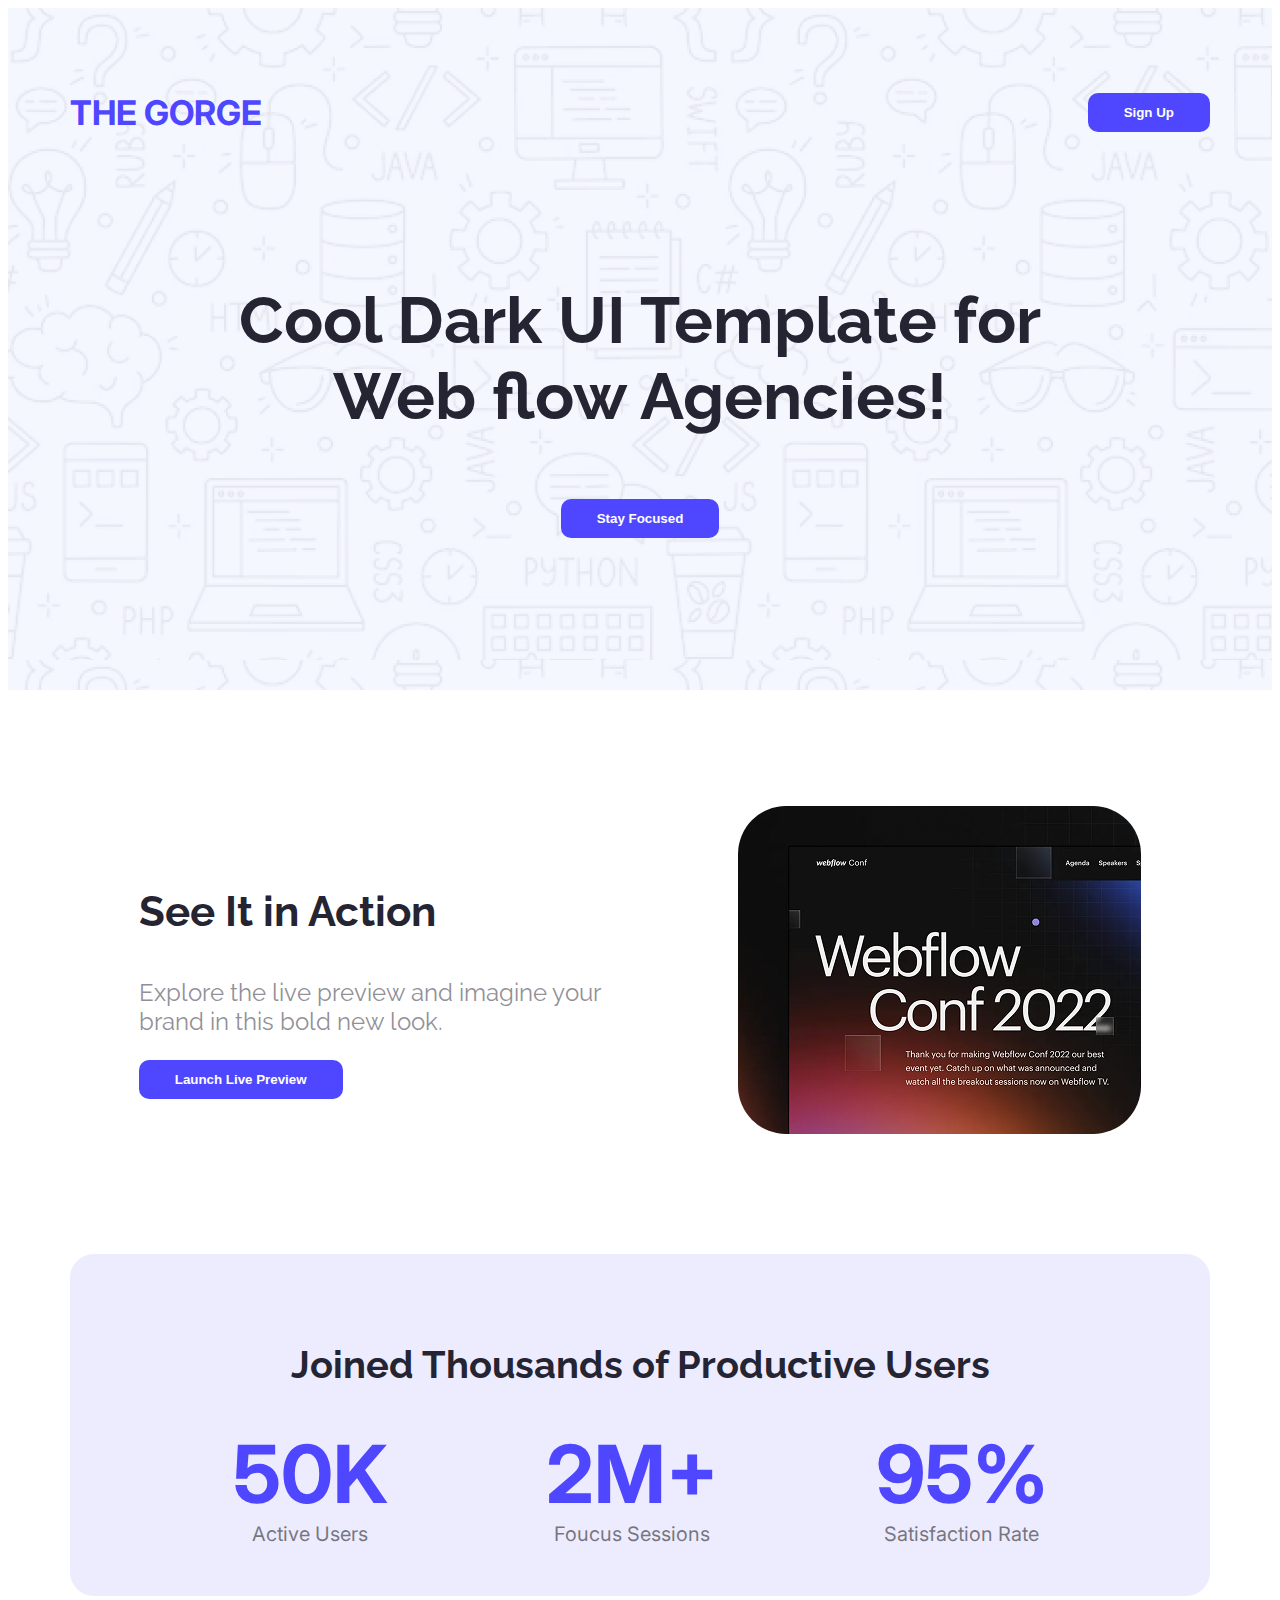
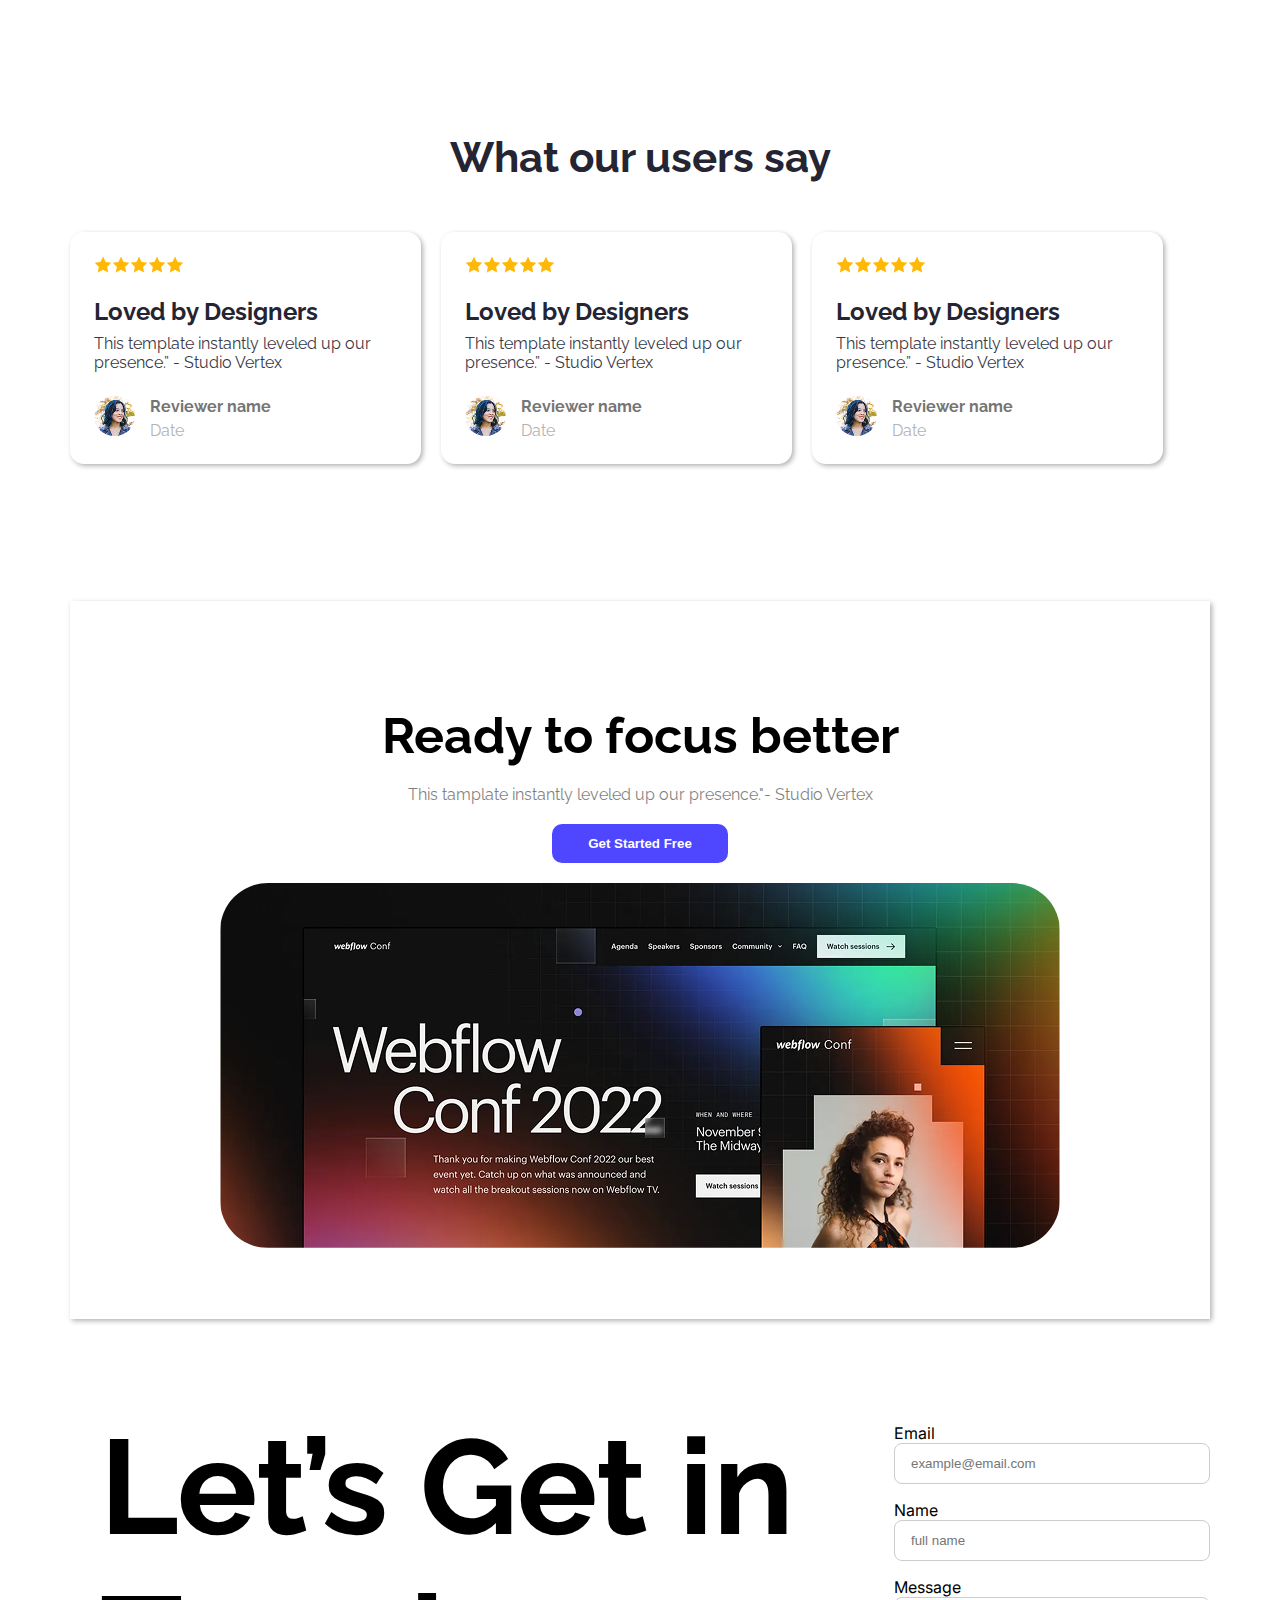
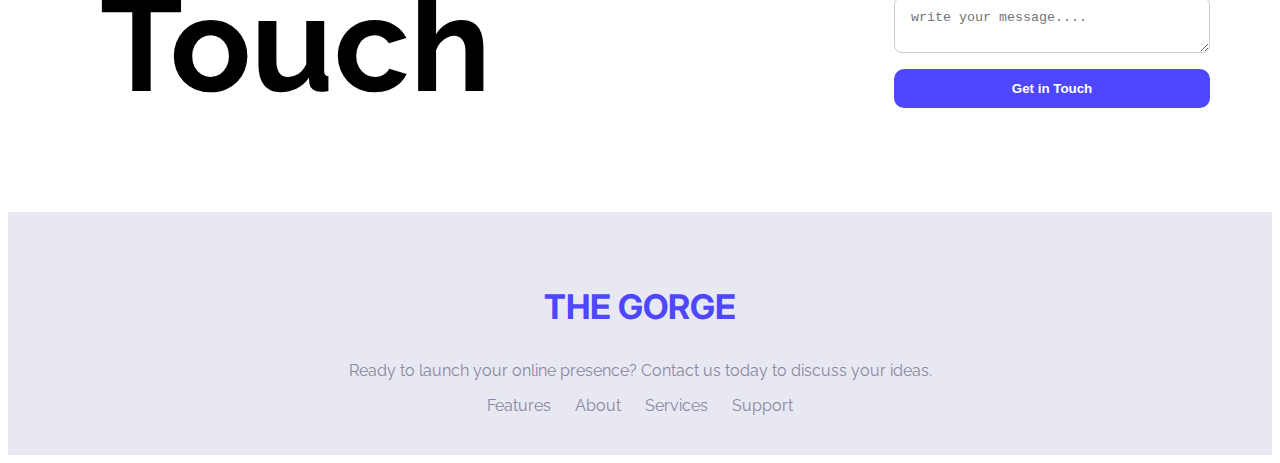
<file: index.html>
<!DOCTYPE html>
<html lang="en">

<head>
    <meta charset="UTF-8">
    <meta name="viewport" content="width=device-width, initial-scale=1.0">
    <title>B12-A1</title>
    <link rel="shortcut icon" href="./Assets/wc-mini.png" type="image/x-icon">
    <link rel="stylesheet" href="./css/index.css">
</head>

<body class="railway">
    <!-- header section start-->
    <header class="hero">
        <nav class="nav body-width">
            <p class="logo">THE GORGE</p>
            <button class="primary-btn">Sign Up</button>

        </nav>
        <div class="cool-part-main-div">
            <p class="cool-part">Cool Dark UI Template for <br> Web flow Agencies!</p>
            <div class="cool-part-btn">
                <button class="primary-btn">Stay Focused</button>
            </div>
        </div>
    </header>
    <!-- header section end-->

    <section class="background-c">
            <!-- See It Section start -->

    <section class="body-width see-it-section">
        <div>
            <p class="see-it-head">See It in Action</p>
            <p class="see-it-text">Explore the live preview and imagine your <br> brand in this bold new look.</p>
            <button class="primary-btn">Launch Live Preview</button>
        </div>

        <div>
            <img class="see-it-img" src="./Assets/wc-mini.png" alt="">
        </div>
    </section>
    <!-- See It Section end-->

    <!-- Joined Section start -->
    <section class="joined-main body-width">
        <p class="joined-head">Joined Thousands of Productive Users</p>
        <div class="joined-rating">
            <div class="joined-descriptions">
                <p class="joined-descriptions-text">50K</p>
                <p class="joined-user">Active Users</p>
            </div>
            <div class="joined-descriptions">
                <p class="joined-descriptions-text">2M+</p>
                <p class="joined-user">Foucus Sessions</p>
            </div>
            <div class="joined-descriptions">
                <p class="joined-descriptions-text">95%</p>
                <p class="joined-user">Satisfaction Rate</p>
            </div>
        </div>
    </section>

    <!-- Joined Section end -->

    <!-- Whats our users section start-->

    <section class="what-main body-width">
        <h1 class="what-header">What our users say</h1>
        <div class="what-card-main">
            <div class="what-card">
                <div class="what-rating">
                    <img src="./Assets/icon-star.png" alt="">
                    <img src="./Assets/icon-star.png" alt="">
                    <img src="./Assets/icon-star.png" alt="">
                    <img src="./Assets/icon-star.png" alt="">
                    <img src="./Assets/icon-star.png" alt="">
                </div>
                <p class="what-design">Loved by Designers</p>
                <p class="what-card-description">This template instantly leveled up our <br> presence.” - Studio Vertex
                </p>
                <div class="avatar-section">
                    <div>
                        <img class="what-avatar" src="./Assets/avatar.png" alt="">
                    </div>
                    <div>
                        <p class="what-review">Reviewer name</p>
                        <p class="what-date">Date</p>
                    </div>
                </div>
            </div>
            <div class="what-card">
                <div class="what-rating">
                    <img src="./Assets/icon-star.png" alt="">
                    <img src="./Assets/icon-star.png" alt="">
                    <img src="./Assets/icon-star.png" alt="">
                    <img src="./Assets/icon-star.png" alt="">
                    <img src="./Assets/icon-star.png" alt="">
                </div>
                <p class="what-design">Loved by Designers</p>
                <p class="what-card-description">This template instantly leveled up our <br> presence.” - Studio Vertex
                </p>
                <div class="avatar-section">
                    <div>
                        <img class="what-avatar" src="./Assets/avatar.png" alt="">
                    </div>
                    <div>
                        <p class="what-review">Reviewer name</p>
                        <p class="what-date">Date</p>
                    </div>
                </div>
            </div>
            <div class="what-card">
                <div class="what-rating">
                    <img src="./Assets/icon-star.png" alt="">
                    <img src="./Assets/icon-star.png" alt="">
                    <img src="./Assets/icon-star.png" alt="">
                    <img src="./Assets/icon-star.png" alt="">
                    <img src="./Assets/icon-star.png" alt="">
                </div>
                <p class="what-design">Loved by Designers</p>
                <p class="what-card-description">This template instantly leveled up our <br> presence.” - Studio Vertex
                </p>
                <div class="avatar-section">
                    <div>
                        <img class="what-avatar" src="./Assets/avatar.png" alt="">
                    </div>
                    <div>
                        <p class="what-review">Reviewer name</p>
                        <p class="what-date">Date</p>
                    </div>
                </div>
            </div>
        </div>
    </section>
    <!-- Whats our users section end -->

    <!-- ready section start -->
     <section class="ready-main body-width">
        <h1 class="ready-head">Ready to focus better</h1>
        <p class="ready-text">This tamplate instantly leveled up our presence."- Studio Vertex </p>
        <div class="ready-btn">
            <button class="primary-btn">Get Started Free</button>
        </div>
        <div class="ready-img-div">
            <img class="ready-img" src="./Assets/wc-big.png" alt="">
        </div>
     </section>
    <!-- ready section end -->

    <!-- input field section start -->
        <section class="contact body-width">
    <div class="field-of-input">
      <div class="head-of-input railway">
        <h1>Let’s Get in<br>Touch</h1>
      </div>
      <form class="message-part">
        <label>Email</label>
        <input type="email" placeholder="example@email.com" required/>
        <label>Name</label>
        <input type="text" placeholder="full name" required/>
        <label>Message</label>
        <textarea placeholder="write your message...." required></textarea>
        <button type="submit" class="primary-btn">Get in Touch</button>
      </form>
    </div>
  </section>
    <!-- input field section end -->
    </section>
   
    <!-- footer section start -->

    <footer class="footer">
         <div class="logo">
            <p>THE GORGE</p>
        </div>
            <p>Ready to launch your online presence? Contact us today to discuss your ideas.</p>
        <div class="footer-links">
            <a href="#">Features</a>
            <a href="#">About</a>
            <a href="#">Services</a>
            <a href="#">Support</a>
    </div>
  </footer>

    <!-- footer section end  -->
    
</body>

</html>
</file>
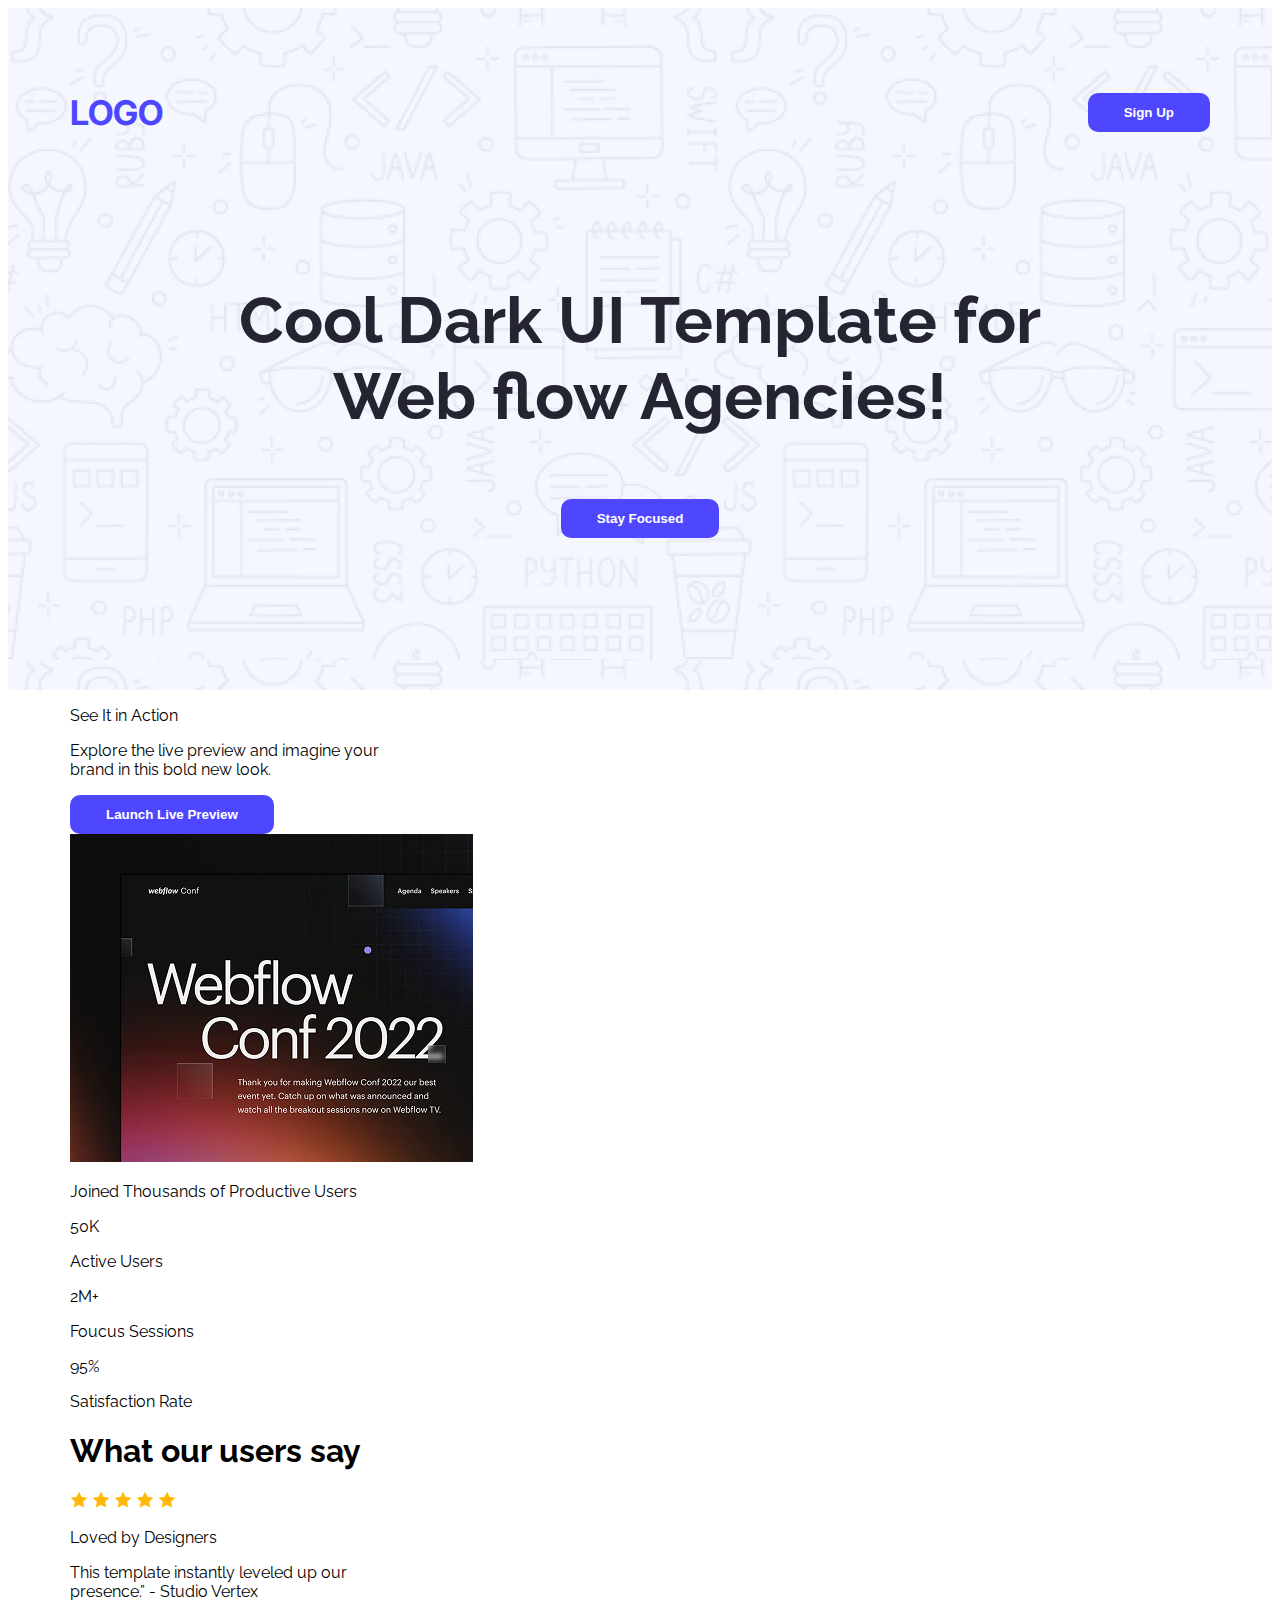
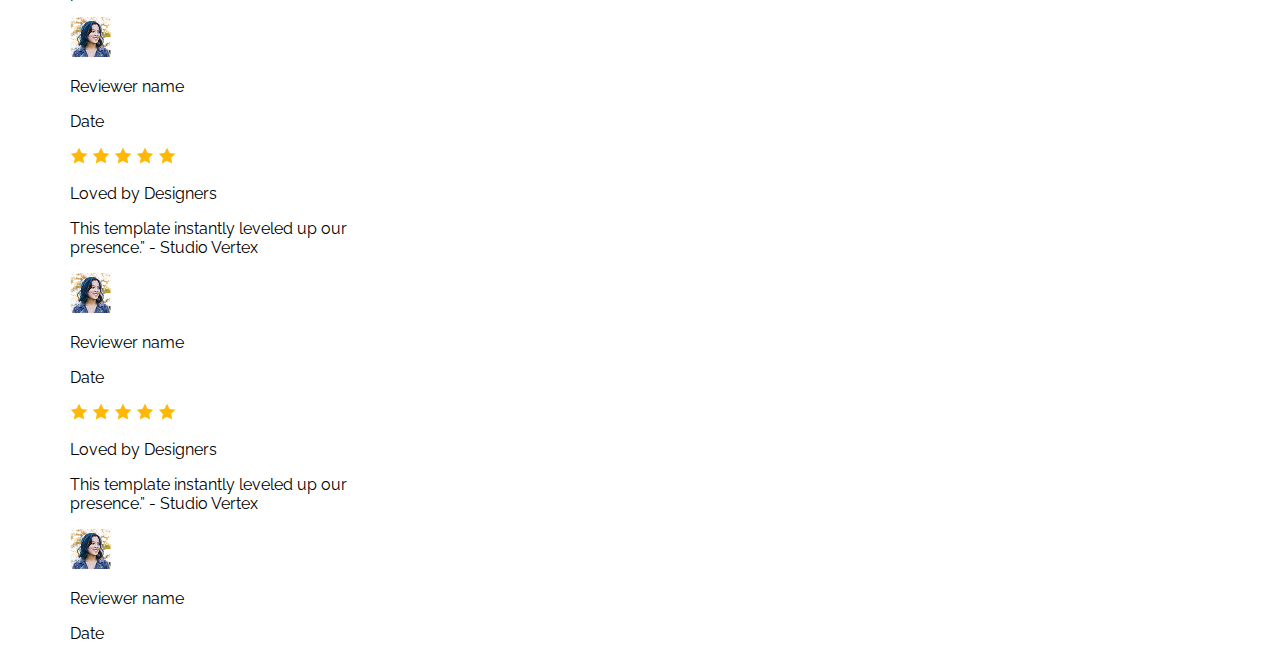
<file: HTML/index.html>
<!DOCTYPE html>
<html lang="en">

<head>
    <meta charset="UTF-8">
    <meta name="viewport" content="width=device-width, initial-scale=1.0">
    <title>B12-A1</title>
    <link rel="stylesheet" href="index.css">
</head>

<body class="railway">
    <!-- header section start-->
    <header class="hero">
        <nav class="nav body-width">
            <p class="logo">LOGO</p>
            <button class="primary-btn">Sign Up</button>

        </nav>
        <div class="cool-part-main-div">
            <p class="cool-part">Cool Dark UI Template for <br> Web flow Agencies!</p>
            <div class="cool-part-btn">
                <button class="primary-btn">Stay Focused</button>
            </div>
        </div>
    </header>
    <!-- header section end-->

    <!-- See It Section start -->

    <section class="body-width see-it-section">
        <div>
            <p class="see-it-head">See It in Action</p>
            <p class="see-it-text">Explore the live preview and imagine your <br> brand in this bold new look.</p>
            <button class="primary-btn">Launch Live Preview</button>
        </div>

        <div>
            <img class="see-it-img" src="/Assets/wc-mini.png" alt="">
        </div>
    </section>
    <!-- See It Section end-->

    <!-- Joined Section start -->
    <section class="joined-main body-width">
        <p class="joined-head">Joined Thousands of Productive Users</p>
        <div class="joined-rating">
            <div class="joined-descriptions">
                <p class="joined-descriptions-text">50K</p>
                <p class="joined-user">Active Users</p>
            </div>
            <div class="joined-descriptions">
                <p class="joined-descriptions-text">2M+</p>
                <p class="joined-user">Foucus Sessions</p>
            </div>
            <div class="joined-descriptions">
                <p class="joined-descriptions-text">95%</p>
                <p class="joined-user">Satisfaction Rate</p>
            </div>
        </div>
    </section>

    <!-- Joined Section end -->

    <!-- Whats our users section start-->

    <section class="what-main body-width">
        <h1 class="what-header">What our users say</h1>
        <div class="what-card-main">
            <div class="what-card">
                <div class="what-rating">
                    <img src="/Assets/icon-star.png" alt="">
                    <img src="/Assets/icon-star.png" alt="">
                    <img src="/Assets/icon-star.png" alt="">
                    <img src="/Assets/icon-star.png" alt="">
                    <img src="/Assets/icon-star.png" alt="">
                </div>
                <p class="what-design">Loved by Designers</p>
                <p class="what-card-description">This template instantly leveled up our <br> presence.” - Studio Vertex
                </p>
                <div class="avatar-section">
                    <div>
                        <img class="what-avatar" src="/Assets/avatar.png" alt="">
                    </div>
                    <div>
                        <p class="what-review">Reviewer name</p>
                        <p class="what-date">Date</p>
                    </div>
                </div>
            </div>
            <div class="what-card">
                <div class="what-rating">
                    <img src="/Assets/icon-star.png" alt="">
                    <img src="/Assets/icon-star.png" alt="">
                    <img src="/Assets/icon-star.png" alt="">
                    <img src="/Assets/icon-star.png" alt="">
                    <img src="/Assets/icon-star.png" alt="">
                </div>
                <p class="what-design">Loved by Designers</p>
                <p class="what-card-description">This template instantly leveled up our <br> presence.” - Studio Vertex
                </p>
                <div class="avatar-section">
                    <div>
                        <img class="what-avatar" src="/Assets/avatar.png" alt="">
                    </div>
                    <div>
                        <p class="what-review">Reviewer name</p>
                        <p class="what-date">Date</p>
                    </div>
                </div>
            </div>
            <div class="what-card">
                <div class="what-rating">
                    <img src="/Assets/icon-star.png" alt="">
                    <img src="/Assets/icon-star.png" alt="">
                    <img src="/Assets/icon-star.png" alt="">
                    <img src="/Assets/icon-star.png" alt="">
                    <img src="/Assets/icon-star.png" alt="">
                </div>
                <p class="what-design">Loved by Designers</p>
                <p class="what-card-description">This template instantly leveled up our <br> presence.” - Studio Vertex
                </p>
                <div class="avatar-section">
                    <div>
                        <img class="what-avatar" src="/Assets/avatar.png" alt="">
                    </div>
                    <div>
                        <p class="what-review">Reviewer name</p>
                        <p class="what-date">Date</p>
                    </div>
                </div>
            </div>
        </div>
    </section>
    <!-- Whats our users section end -->


</body>

</html>
</file>
<file: css/index.css>
@import url('https://fonts.googleapis.com/css2?family=Raleway:ital,wght@0,100..900;1,100..900&display=swap');
@import url('https://fonts.googleapis.com/css2?family=Inter:ital,opsz,wght@0,14..32,100..900;1,14..32,100..900&display=swap');

.body-width{
    width: 1140px;
    margin: 0 auto;
}

.hero {
    background-image: url("../Assets/Hero-bg.png");
}

.nav {
    display: flex;
    justify-content: space-between;
    align-items: center;
    padding: 50px 0;
}

.logo {
    font-family: "Inter", sans-serif;
    color: #4E47FF;
    font-weight: bolder;
    font-size: 34px;
}

.primary-btn:hover {
    background-color: #181733;
    padding: 20px 40px;
}

.primary-btn {
    font-weight: bold;
    color: white;
    background-color: #4E47FF;
    border: none;
    border-radius: 10px;
    padding: 12px 36px;
}

.railway {
    font-family: "Raleway", sans-serif;
}

.cool-part-main-div {
    display: flex;
    flex-direction: column;
    justify-content: center;
    align-items: center;

}

.cool-part {
    font-weight: bold;
    font-size: 65px;
    color: #252432;
    text-align: center;
    padding: 0;

}

.cool-part-btn {
    margin-bottom: 152px;
}
/* background color */

.see-it-section {
    display: flex;
    justify-content: space-around;
    align-items: center;
    padding: 116px 0;
}

.see-it-head {
    font-weight: bold;
    font-size: 42px;
    color: #252432;
}

.see-it-text {
    font-size: 24px;
    color: #252432;
    opacity: 50%;
}

.see-it-img {
    border: none;
    border-radius: 48px;
}

.joined-main {
    background-color: rgba(78, 71, 255, 0.1);
    display: flex;
    flex-direction: column;
    text-align: center;
    align-items: center;
    padding: 50px 0;
    border-radius: 24px;
    margin-bottom: 137px;
}

.joined-head {
    color: #252432;
    font-size: 38px;
    font-weight: bold;
}

.joined-rating {
    display: flex;
    gap: 158px;
}

.joined-descriptions {
    text-align: center;

}

.joined-descriptions-text {
    font-family: "Inter", sans-serif;
    color: #4E47FF;
    font-size: 80px;
    font-weight: bold;
    margin: 0;
}

.joined-user {
    font-family: "Inter", sans-serif;
    font-size: 20px;
    color: #000000;
    opacity: 50%;
    margin: 0;
}

.what-main {
    margin-bottom: 137px;
}

.what-card-main {
    display: flex;
    gap: 20px;
}

.what-header {
    font-size: 42px;
    font-weight: bold;
    color: #252432;
    margin-bottom: 50px;
    text-align: center;
}

.what-card {
    box-shadow: 2px 2px 5px rgba(0, 0, 0, 0.3);
    padding: 24px 50px 24px 24px;
    border: none;
    border-radius: 14px;
}

.what-rating {
    display: flex;
}

.what-design {
    font-size: 24px;
    font-weight: bold;
    color: #252432;
    margin: 24px 0 0 0;
}

.what-card-description {
    font-size: 16px;
    color: #252432;
    opacity: 90%;
    margin: 8px 0 24px 0;
}

.what-avatar {
    border-radius: 50%;
}

.avatar-section {
    display: flex;
    align-items: center;
    gap: 15px;
}

.what-review {
    color: #757575;
    font-weight: bold;
    margin: 0;
}

.what-date {
    color: #b3b3b3;
    margin: 5px 0 0 0;
}

.ready-main {
    box-shadow: 2px 2px 5px rgba(0, 0, 0, 0.3);
    padding-top: 71px;
    padding-bottom: 71px;
}

.ready-head {
    font-size: 50px;
    font-weight: bold;
    color: #000000;
    text-align: center;
    margin-bottom: 20px;
}

.ready-text {
    color: #000000;
    opacity: 50%;
    margin-bottom: 20px;
    text-align: center;
}

.ready-btn {
    display: flex;
    align-items: center;
    justify-content: center;

}

.ready-img-div {
    display: flex;
    justify-content: center;
    align-items: center;
}

.ready-img {
    border: none;
    border-radius: 48px;
    margin-top: 20px;
}

/* Form section */



.field-of-input {
  display: flex;
  flex-wrap: wrap;
  gap: 100px;
  align-items: center;
}

.head-of-input {
  font-size: 67px;
  font-weight: bold;
  padding-left: 30px;
}

.message-part {
  flex: 1;
  display: flex;
  flex-direction: column;
  font-family: "Inter", sans-serif;
}

.message-part input,
.message-part textarea {
  margin-bottom: 16px;
  padding: 12px 16px;
  border: 1px solid #ccc;
  border-radius: 8px;
}

.footer {
  background:#e8e8f2;
  padding: 40px 20px;
  text-align: center;
  color:#8987a1;
}

.footer-links {
  margin-top: 16px;
}

.footer-links a {
  margin: 0 10px;
  color: #8987a1;
  text-decoration: none;
}
</file>
<file: HTML/index.css>
@import url('https://fonts.googleapis.com/css2?family=Raleway:ital,wght@0,100..900;1,100..900&display=swap');
@import url('https://fonts.googleapis.com/css2?family=Inter:ital,opsz,wght@0,14..32,100..900;1,14..32,100..900&display=swap');

.body-width {
    width: 1140px;
    margin: 0 auto;
}

.hero {
    background-image: url(../Assets/Hero-bg.png);
}

.nav {
    display: flex;
    justify-content: space-between;
    align-items: center;
    padding: 50px 0;
}

.logo {
    font-family: "Inter", sans-serif;
    color: #4E47FF;
    font-weight: bolder;
    font-size: 34px;
}

.primary-btn {
    font-weight: bold;
    color: white;
    background-color: #4E47FF;
    border: none;
    border-radius: 10px;
    padding: 12px 36px;
}

.railway {
    font-family: "Raleway", sans-serif;
}

.cool-part-main-div {
    display: flex;
    flex-direction: column;
    justify-content: center;
    align-items: center;

}

.cool-part {
    font-weight: bold;
    font-size: 65px;
    color: #252432;
    text-align: center;
    padding: 0;

}

.cool-part-btn {
    margin-bottom: 152px;
}
</file>
